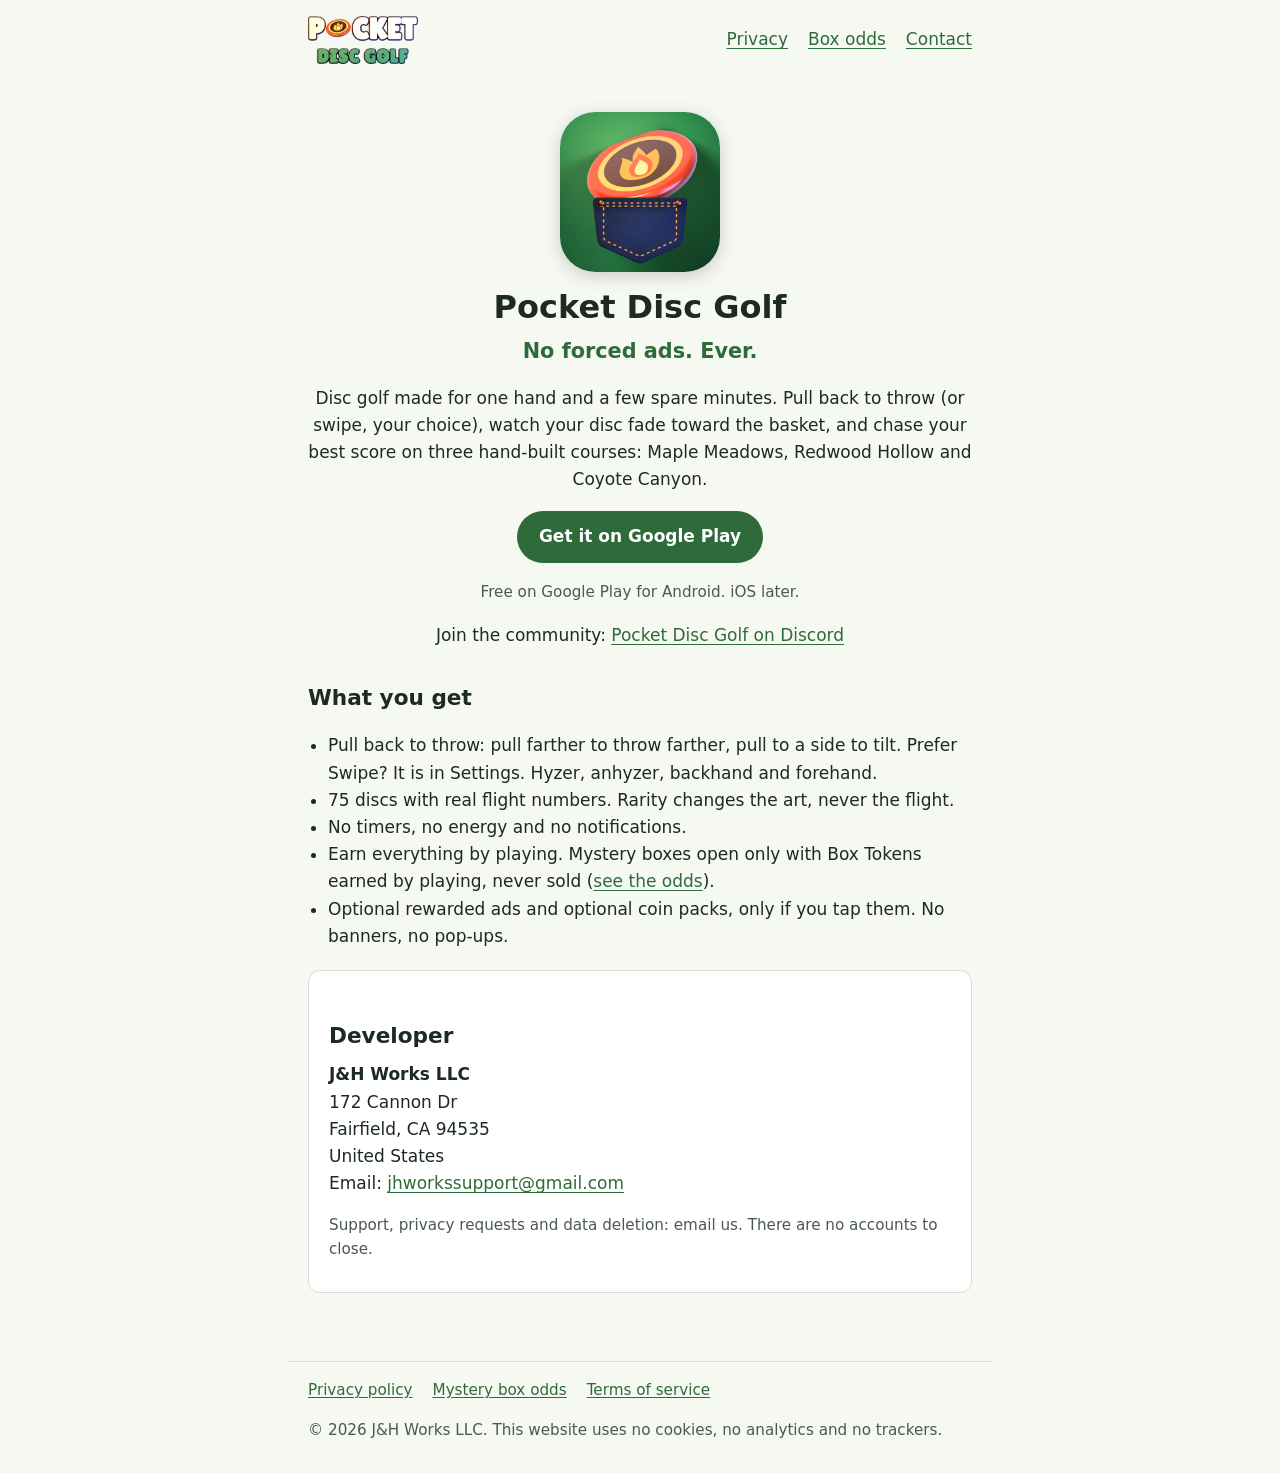
<file: index.html>
<!doctype html>
<html lang="en">
<head>
<meta charset="utf-8">
<meta name="viewport" content="width=device-width, initial-scale=1">
<title>Pocket Disc Golf by J&amp;H Works LLC</title>
<meta name="description" content="Pocket Disc Golf: pull-back-to-throw disc golf for Android. No forced ads. Ever.">
<!-- <meta name="google-site-verification" content="PASTE-CODE-HERE"> -->
<link rel="icon" type="image/png" sizes="32x32" href="assets/favicon-32.png">
<link rel="icon" type="image/png" sizes="192x192" href="assets/icon-192.png">
<link rel="apple-touch-icon" href="assets/apple-touch-icon.png">
<link rel="stylesheet" href="assets/site.css">
</head>
<body>
<a class="skip" href="#main">Skip to content</a>
<header>
  <nav aria-label="Main">
    <a class="home" href="./"><img src="assets/logo-wordmark.png" width="110" height="48" alt="Pocket Disc Golf home"></a>
    <a href="privacy/">Privacy</a>
    <a href="odds/">Box odds</a>
    <a href="#contact">Contact</a>
  </nav>
</header>

<main id="main">
  <section class="hero" aria-labelledby="title">
    <img src="assets/icon-512.png" width="160" height="160" alt="Pocket Disc Golf app icon">
    <h1 id="title">Pocket Disc Golf</h1>
    <p class="tagline">No forced ads. Ever.</p>
    <p>Disc golf made for one hand and a few spare minutes. Pull back to throw (or swipe, your choice), watch your disc fade toward the basket,
      and chase your best score on three hand-built courses: Maple Meadows, Redwood Hollow and Coyote Canyon.</p>
    <p><a class="button" href="https://play.google.com/store/apps/details?id=com.jhworks.pocketdiscgolf">Get it on Google Play</a></p>
    <p class="muted">Free on Google Play for Android. iOS later.</p>
    <p>Join the community: <a href="https://discord.gg/v6UCnBCeMp" rel="noopener">Pocket Disc Golf on Discord</a></p>
  </section>

  <section aria-labelledby="features">
    <h2 id="features">What you get</h2>
    <ul>
      <li>Pull back to throw: pull farther to throw farther, pull to a side to tilt. Prefer Swipe? It is in Settings. Hyzer, anhyzer, backhand and forehand.</li>
      <li>75 discs with real flight numbers. Rarity changes the art, never the flight.</li>
      <li>No timers, no energy and no notifications.</li>
      <li>Earn everything by playing. Mystery boxes open only with Box Tokens earned by playing, never sold
        (<a href="odds/">see the odds</a>).</li>
      <li>Optional rewarded ads and optional coin packs, only if you tap them. No banners, no pop-ups.</li>
    </ul>
  </section>

  <section class="card" id="contact" aria-labelledby="org">
    <h2 id="org">Developer</h2>
    <address>
      <strong>J&amp;H Works LLC</strong><br>
      172 Cannon Dr<br>
      Fairfield, CA 94535<br>
      United States<br>
      Email: <a href="mailto:jhworkssupport@gmail.com">jhworkssupport@gmail.com</a><br>
    </address>
    <p class="muted">Support, privacy requests and data deletion: email us. There are no accounts to close.</p>
  </section>
</main>

<footer>
  <nav aria-label="Footer">
    <a href="privacy/">Privacy policy</a>
    <a href="odds/">Mystery box odds</a>
    <a href="terms/">Terms of service</a>
  </nav>
  <p>&copy; 2026 J&amp;H Works LLC. This website uses no cookies, no analytics and no trackers.</p>
</footer>
</body>
</html>
</file>
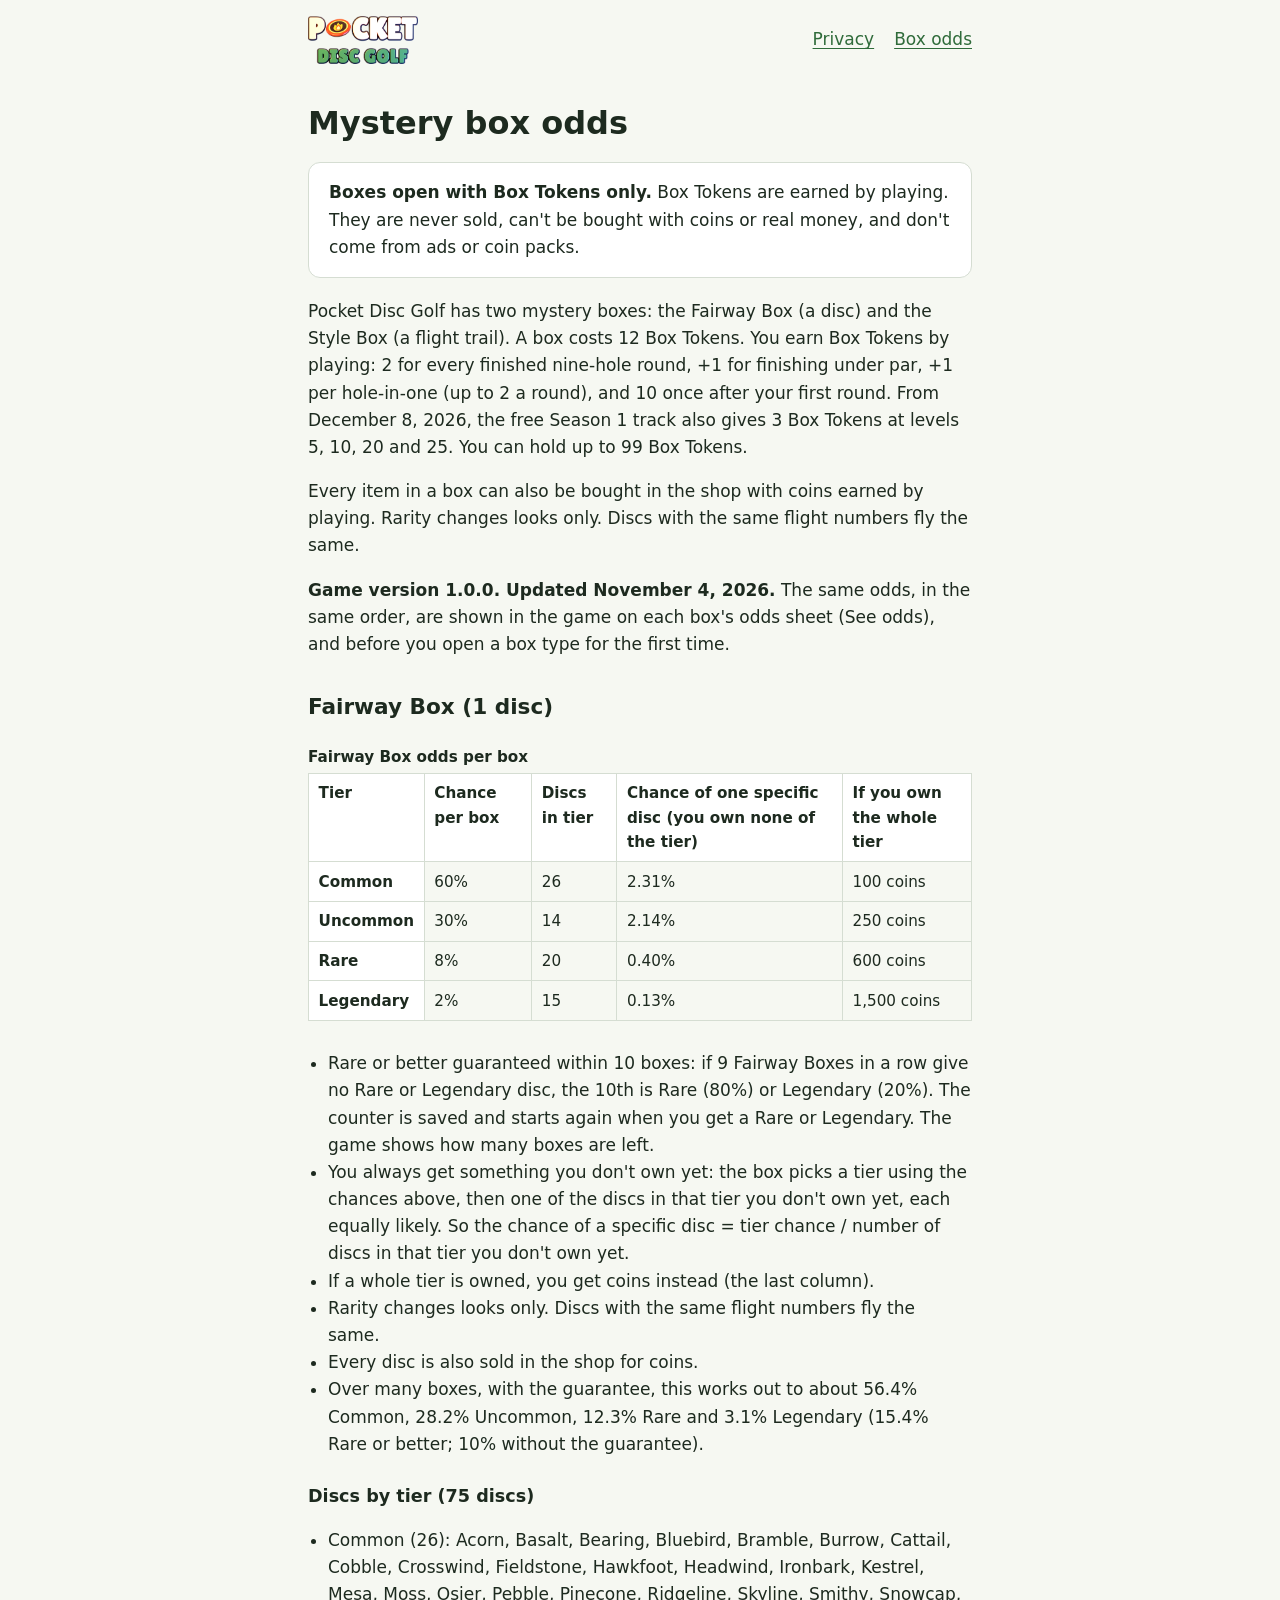
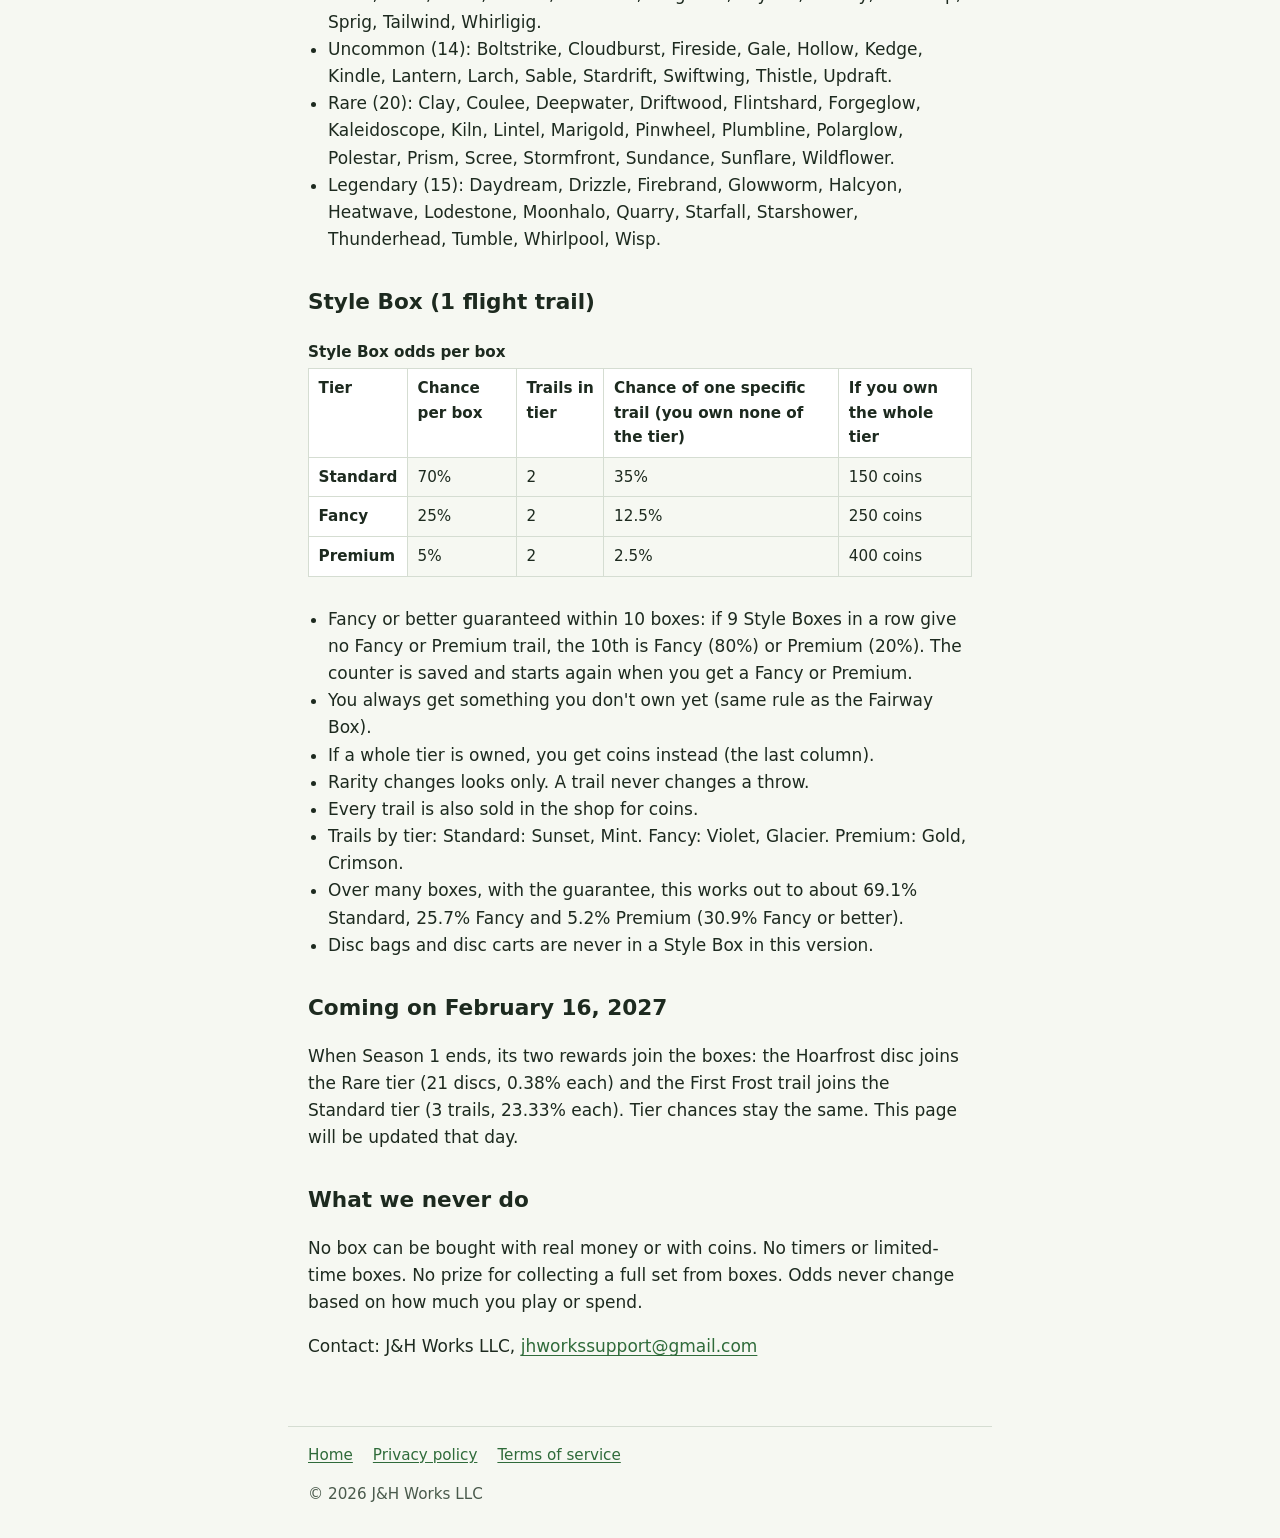
<file: odds/index.html>
<!doctype html>
<html lang="en">
<head>
<meta charset="utf-8">
<meta name="viewport" content="width=device-width, initial-scale=1">
<title>Mystery box odds | Pocket Disc Golf</title>
<meta name="description" content="Pocket Disc Golf mystery box odds. Boxes open only with Box Tokens earned by playing; never sold.">
<link rel="icon" type="image/png" href="../assets/icon-192.png">
<link rel="stylesheet" href="../assets/site.css">
</head>
<body>
<!--
  STATUS: READY (dg-qa-community, job LISTING-ODDS, 2026-11-04; re-synced to the in-game sheet order in job ODDS-SYNC,
  2026-11-04, numbers re-dumped from 6102a35: unchanged). The PM publishes it; nothing here was pushed.
  In-game sheet order (scripts/mobile/BoxOverlay.gd:104-118 at 6102a35): tier rows (name, %, owned x/y) -> pity line ->
  "You always get something you don't own yet." -> "If a whole tier is owned, you get coins instead." -> RARITY_LINE ->
  "Every item is also sold in the shop for coins." Keep each box section in that order.
  Every number below was read from the v1 build: branch claude/project-thread-14v6n7 @ 6102a35 (draft PR #157), version 1.0.0.
  Printed by a headless Godot 4.5.2 run of the real code (GameState.reward_pool(), MysteryBoxes.odds/tier_size,
  ShopCatalog.style_pool()) for the dates 2026-11-04 and 2026-11-20, and checked with a 1,000,000-box simulation of
  MysteryBoxes.roll_tier + next_dry (seed 20261104). Full evidence: studio2/reviews/LISTING-ODDS.md.
  Code lines the numbers come from (at 6102a35):
    resources/economy/economy.tres:34      box_token_price = 12
    resources/economy/economy.tres:35-38   fairway_common 60, uncommon 30, rare 8, legendary 2
    resources/economy/economy.tres:39-41   style_standard 70, fancy 25, premium 5
    resources/economy/economy.tres:42-43   box_pity_after = 10, box_pity_top = 20 (pity box 80 / 20)
    resources/economy/economy.tres:20-23, 44-46  tier-full coins 100 / 250 / 600 / 1500 and 150 / 250 / 400
    resources/economy/economy.tres:28-33   token_round 2, token_under_par 1, token_ace 1, token_ace_cap 2, token_welcome 10, token_cap 99
    scripts/economy/MysteryBoxes.gd:37     odds() (normal and pity tables), :56 is_pity(), :65 roll_tier(), :103 roll() (no duplicates; full tier pays coins)
    autoload/GameState.gd:1023             reward_pool() = every disc in resources/discs/ that is out on the phone's date (75 at launch)
    resources/discs/hoarfrost.tres:22      Hoarfrost available_from 2027-02-16 (not in the launch pool)
    scripts/economy/ShopCatalog.gd:151     style_pool() = released trails + bags_for_sale(); autoload/GameState.gd:79 BAGS_ON_SALE := false (bags not in v1 boxes)
    scripts/economy/ShopCatalog.gd:18-28   the 6 launch trails (+ First Frost, available_from 2027-02-16)
    resources/liveops/season_01.tres       Season 1 free track (2026-12-08..2027-02-15) pays 3 Box Tokens at levels 5, 10, 20, 25
  Re-check this page whenever economy.tres, resources/discs/ or ShopCatalog changes, and on 2027-02-16 (see the note at the end).
-->
<a class="skip" href="#main">Skip to content</a>
<header>
  <nav aria-label="Main">
    <a class="home" href="../"><img src="../assets/logo-wordmark.png" width="110" height="48" alt="Pocket Disc Golf home"></a>
    <a href="../privacy/">Privacy</a>
    <a href="./" aria-current="page">Box odds</a>
  </nav>
</header>

<main id="main">
<h1>Mystery box odds</h1>

<p class="card"><strong>Boxes open with Box Tokens only.</strong> Box Tokens are earned by playing. They are never sold,
can't be bought with coins or real money, and don't come from ads or coin packs.</p>

<p>Pocket Disc Golf has two mystery boxes: the Fairway Box (a disc) and the Style Box (a flight trail). A box costs
12 Box Tokens. You earn Box Tokens by playing: 2 for every finished nine-hole round, +1 for finishing under par, +1 per
hole-in-one (up to 2 a round), and 10 once after your first round. From December 8, 2026, the free Season 1 track also
gives 3 Box Tokens at levels 5, 10, 20 and 25. You can hold up to 99 Box Tokens.</p>
<p>Every item in a box can also be bought in the shop with coins earned by playing. Rarity changes looks only. Discs
with the same flight numbers fly the same.</p>
<p><strong>Game version 1.0.0. Updated November 4, 2026.</strong> The same odds, in the same order, are shown in the
game on each box's odds sheet (See odds), and before you open a box type for the first time.</p>

<h2>Fairway Box (1 disc)</h2>
<div class="table-wrap" tabindex="0" role="region" aria-label="Scrollable table">
<table>
  <caption>Fairway Box odds per box</caption>
  <thead>
    <tr><th scope="col">Tier</th><th scope="col">Chance per box</th><th scope="col">Discs in tier</th>
      <th scope="col">Chance of one specific disc (you own none of the tier)</th><th scope="col">If you own the whole tier</th></tr>
  </thead>
  <tbody>
    <tr><th scope="row">Common</th><td>60%</td><td>26</td><td>2.31%</td><td>100 coins</td></tr>
    <tr><th scope="row">Uncommon</th><td>30%</td><td>14</td><td>2.14%</td><td>250 coins</td></tr>
    <tr><th scope="row">Rare</th><td>8%</td><td>20</td><td>0.40%</td><td>600 coins</td></tr>
    <tr><th scope="row">Legendary</th><td>2%</td><td>15</td><td>0.13%</td><td>1,500 coins</td></tr>
  </tbody>
</table>
</div>
<ul>
  <li>Rare or better guaranteed within 10 boxes: if 9 Fairway Boxes in a row give no Rare or Legendary disc, the 10th
    is Rare (80%) or Legendary (20%). The counter is saved and starts again when you get a Rare or Legendary. The game
    shows how many boxes are left.</li>
  <li>You always get something you don't own yet: the box picks a tier using the chances above, then one of the discs
    in that tier you don't own yet, each equally likely. So the chance of a specific disc = tier chance / number of
    discs in that tier you don't own yet.</li>
  <li>If a whole tier is owned, you get coins instead (the last column).</li>
  <li>Rarity changes looks only. Discs with the same flight numbers fly the same.</li>
  <li>Every disc is also sold in the shop for coins.</li>
  <li>Over many boxes, with the guarantee, this works out to about 56.4% Common, 28.2% Uncommon, 12.3% Rare and
    3.1% Legendary (15.4% Rare or better; 10% without the guarantee).</li>
</ul>
<h3>Discs by tier (75 discs)</h3>
<ul>
  <li>Common (26): Acorn, Basalt, Bearing, Bluebird, Bramble, Burrow, Cattail, Cobble, Crosswind, Fieldstone,
    Hawkfoot, Headwind, Ironbark, Kestrel, Mesa, Moss, Osier, Pebble, Pinecone, Ridgeline, Skyline, Smithy, Snowcap,
    Sprig, Tailwind, Whirligig.</li>
  <li>Uncommon (14): Boltstrike, Cloudburst, Fireside, Gale, Hollow, Kedge, Kindle, Lantern, Larch, Sable, Stardrift,
    Swiftwing, Thistle, Updraft.</li>
  <li>Rare (20): Clay, Coulee, Deepwater, Driftwood, Flintshard, Forgeglow, Kaleidoscope, Kiln, Lintel, Marigold,
    Pinwheel, Plumbline, Polarglow, Polestar, Prism, Scree, Stormfront, Sundance, Sunflare, Wildflower.</li>
  <li>Legendary (15): Daydream, Drizzle, Firebrand, Glowworm, Halcyon, Heatwave, Lodestone, Moonhalo, Quarry,
    Starfall, Starshower, Thunderhead, Tumble, Whirlpool, Wisp.</li>
</ul>

<h2>Style Box (1 flight trail)</h2>
<div class="table-wrap" tabindex="0" role="region" aria-label="Scrollable table">
<table>
  <caption>Style Box odds per box</caption>
  <thead>
    <tr><th scope="col">Tier</th><th scope="col">Chance per box</th><th scope="col">Trails in tier</th>
      <th scope="col">Chance of one specific trail (you own none of the tier)</th><th scope="col">If you own the whole tier</th></tr>
  </thead>
  <tbody>
    <tr><th scope="row">Standard</th><td>70%</td><td>2</td><td>35%</td><td>150 coins</td></tr>
    <tr><th scope="row">Fancy</th><td>25%</td><td>2</td><td>12.5%</td><td>250 coins</td></tr>
    <tr><th scope="row">Premium</th><td>5%</td><td>2</td><td>2.5%</td><td>400 coins</td></tr>
  </tbody>
</table>
</div>
<ul>
  <li>Fancy or better guaranteed within 10 boxes: if 9 Style Boxes in a row give no Fancy or Premium trail, the 10th
    is Fancy (80%) or Premium (20%). The counter is saved and starts again when you get a Fancy or Premium.</li>
  <li>You always get something you don't own yet (same rule as the Fairway Box).</li>
  <li>If a whole tier is owned, you get coins instead (the last column).</li>
  <li>Rarity changes looks only. A trail never changes a throw.</li>
  <li>Every trail is also sold in the shop for coins.</li>
  <li>Trails by tier: Standard: Sunset, Mint. Fancy: Violet, Glacier. Premium: Gold, Crimson.</li>
  <li>Over many boxes, with the guarantee, this works out to about 69.1% Standard, 25.7% Fancy and 5.2% Premium
    (30.9% Fancy or better).</li>
  <li>Disc bags and disc carts are never in a Style Box in this version.</li>
</ul>

<h2>Coming on February 16, 2027</h2>
<p>When Season 1 ends, its two rewards join the boxes: the Hoarfrost disc joins the Rare tier (21 discs, 0.38% each)
and the First Frost trail joins the Standard tier (3 trails, 23.33% each). Tier chances stay the same. This page will
be updated that day.</p>

<h2>What we never do</h2>
<p>No box can be bought with real money or with coins. No timers or limited-time boxes. No prize for collecting a full
set from boxes. Odds never change based on how much you play or spend.</p>

<p>Contact: J&amp;H Works LLC, <a href="mailto:jhworkssupport@gmail.com">jhworkssupport@gmail.com</a></p>
</main>

<footer>
  <nav aria-label="Footer">
    <a href="../">Home</a>
    <a href="../privacy/">Privacy policy</a>
    <a href="../terms/">Terms of service</a>
  </nav>
  <p>&copy; 2026 J&amp;H Works LLC</p>
</footer>
</body>
</html>
</file>
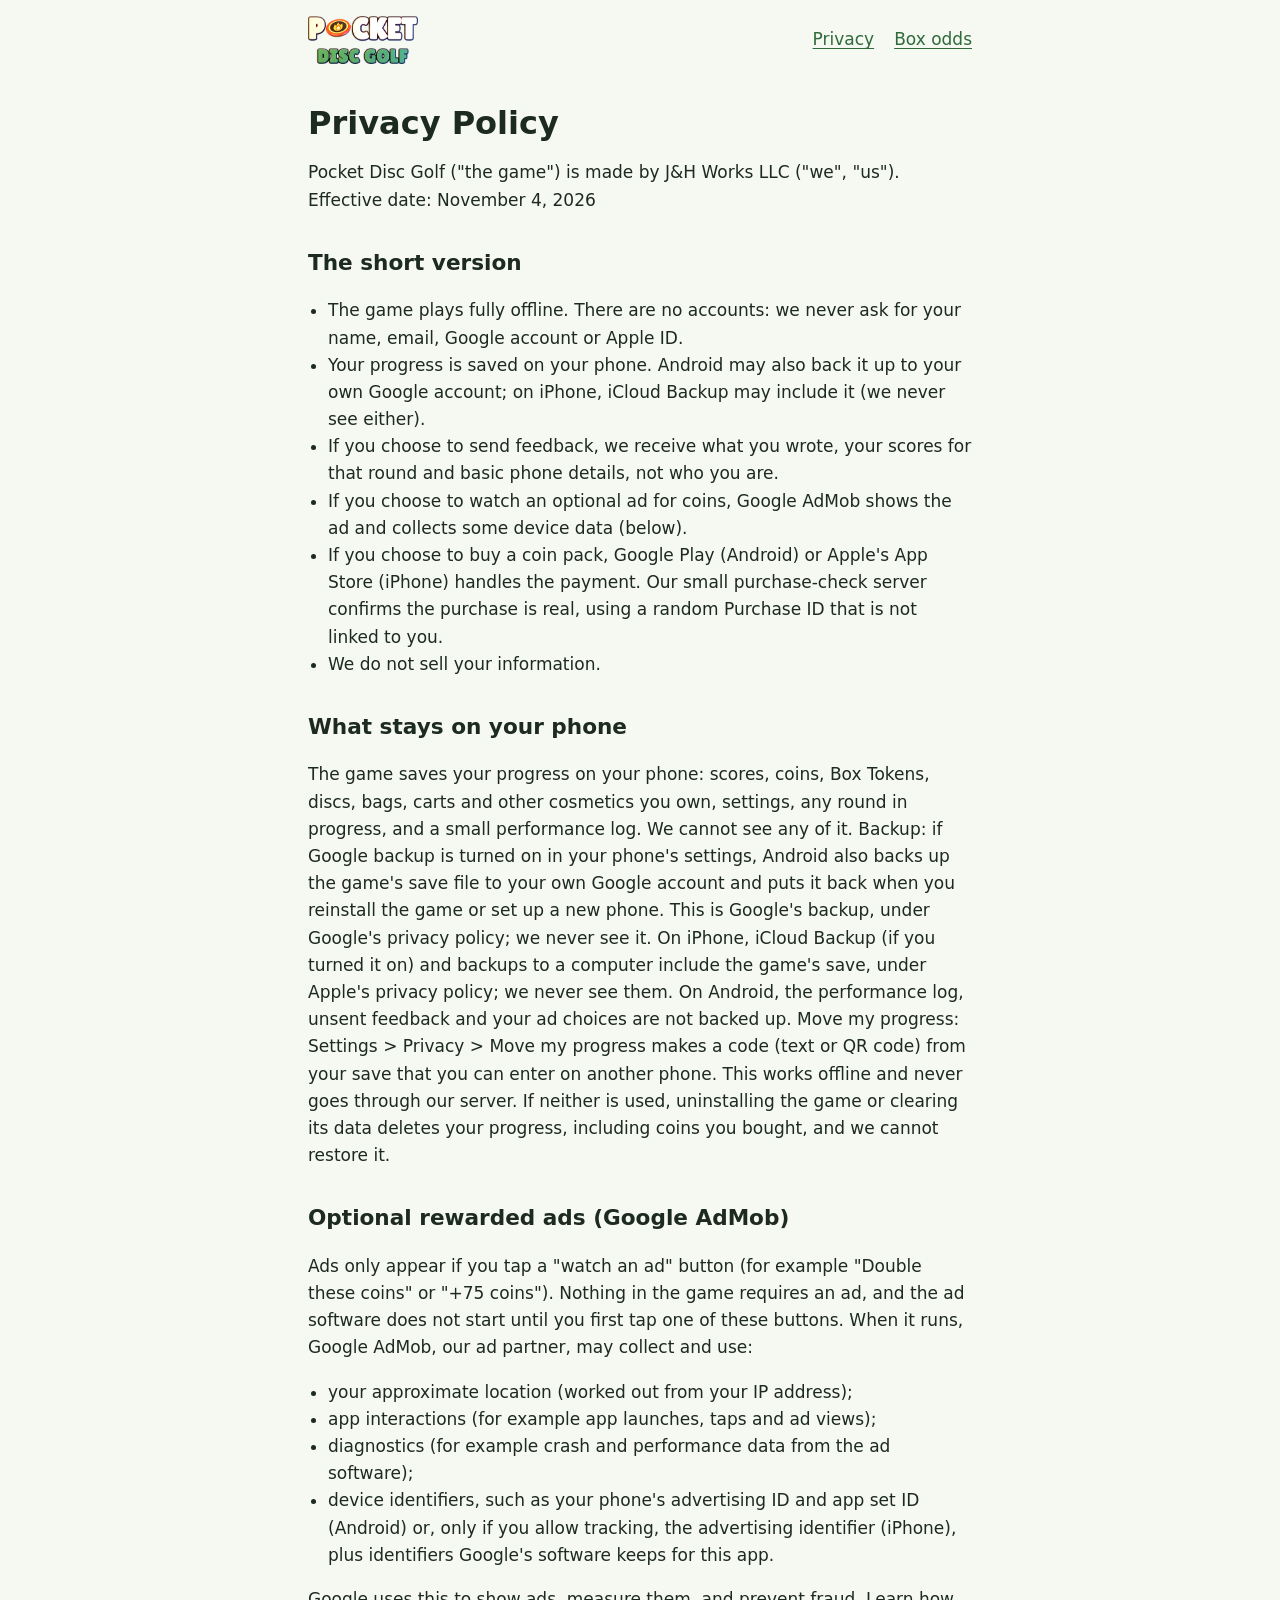
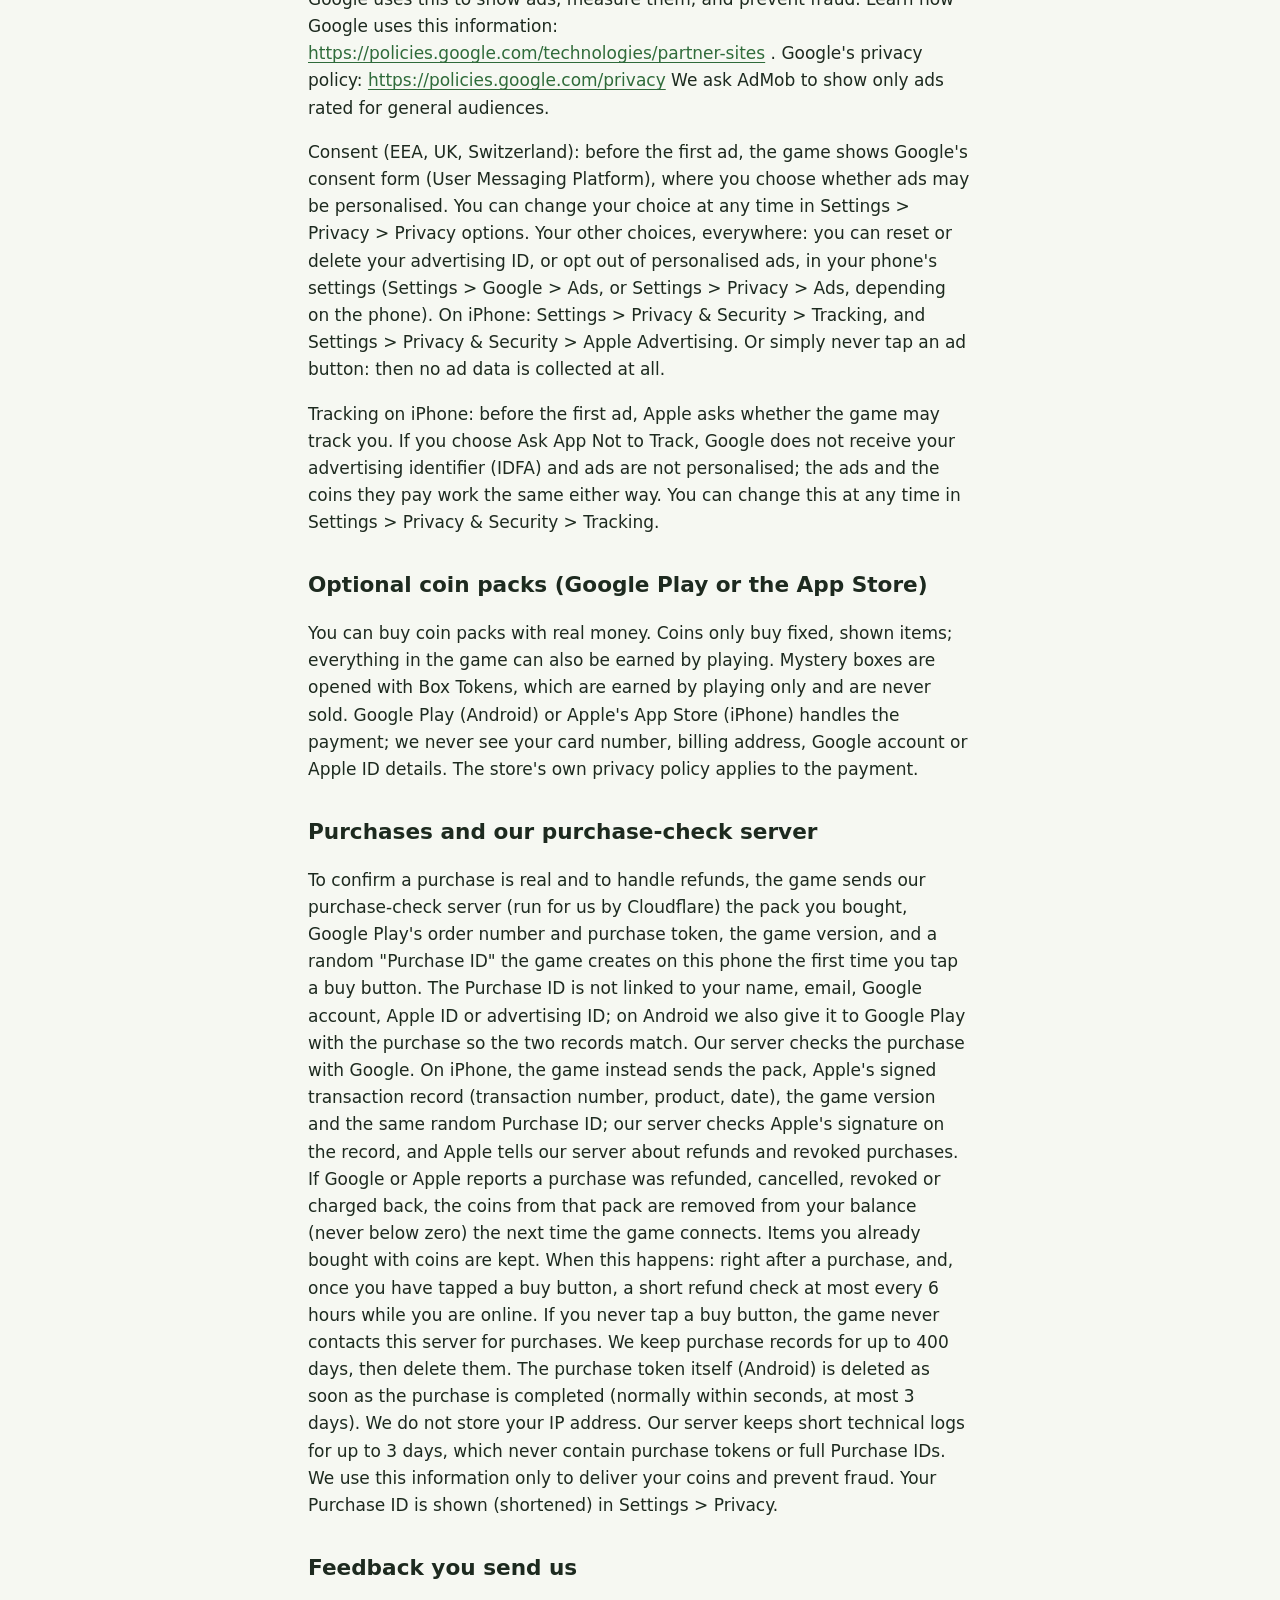
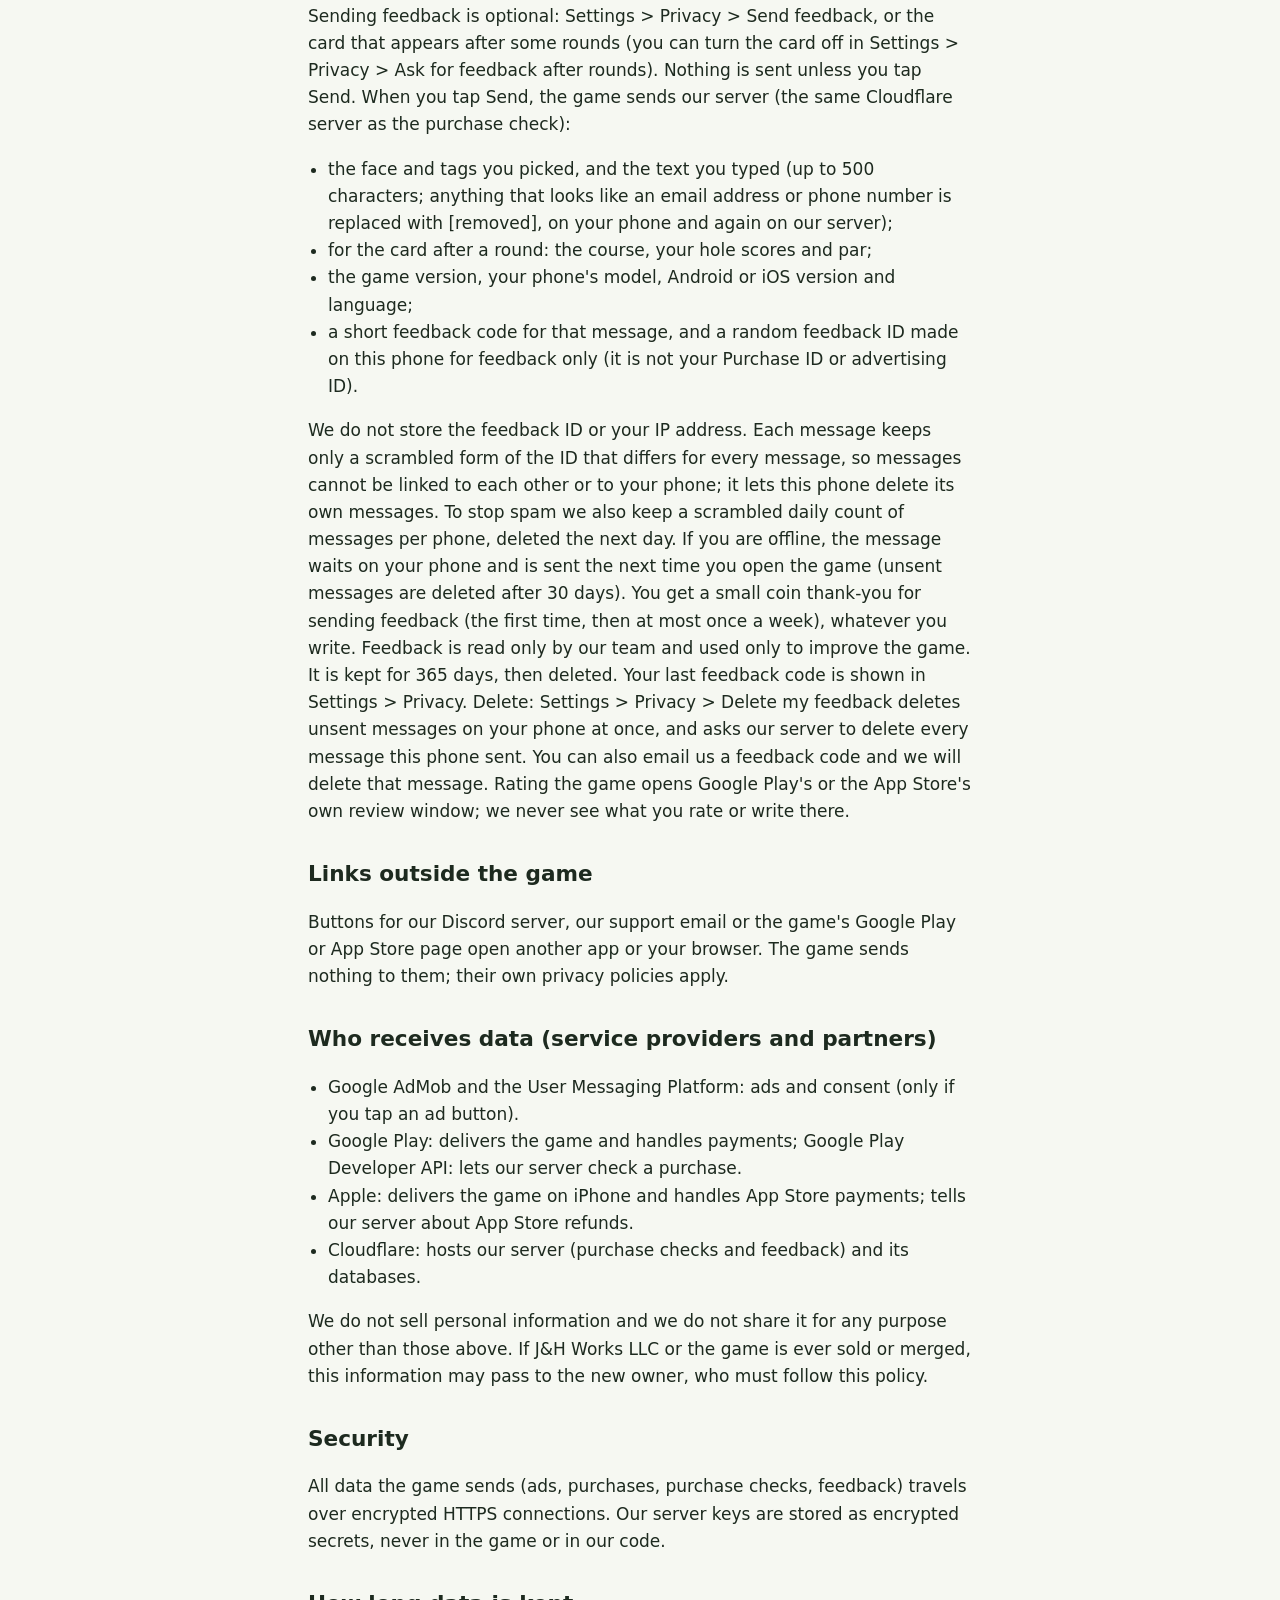
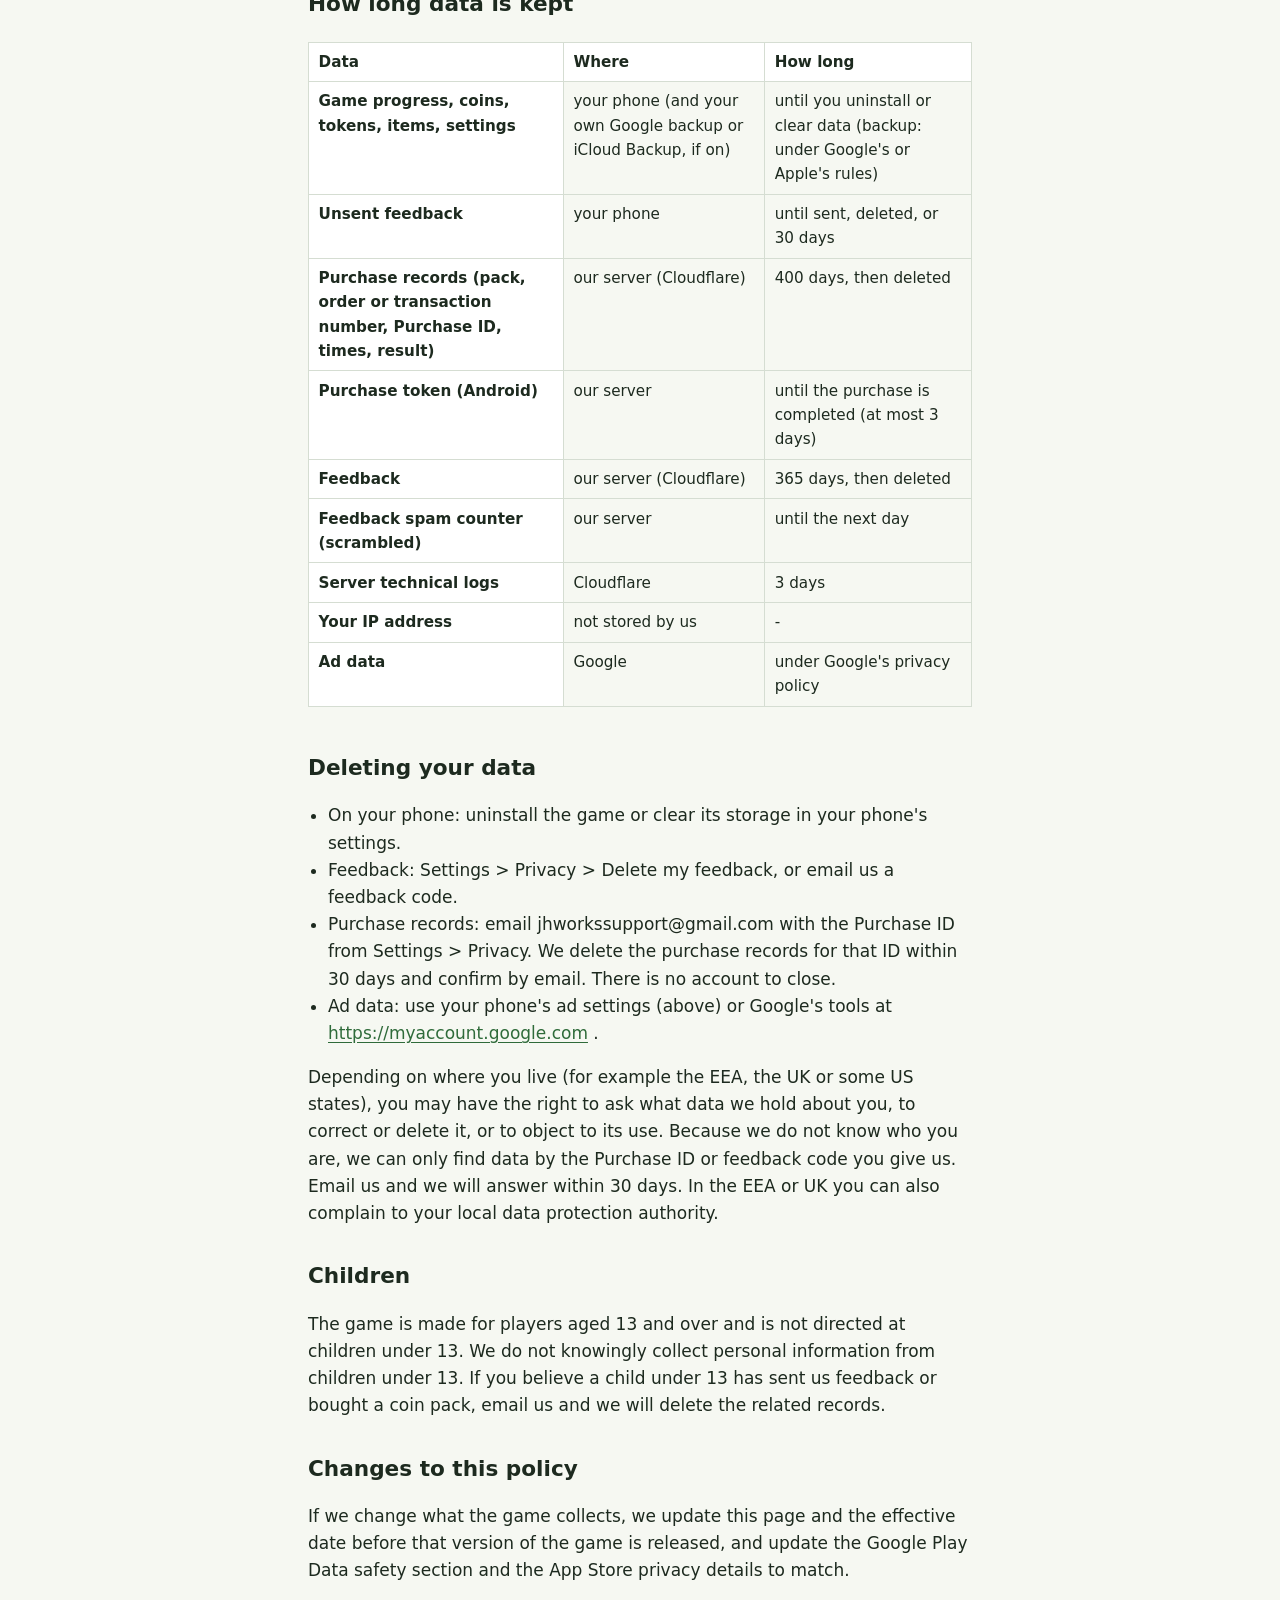
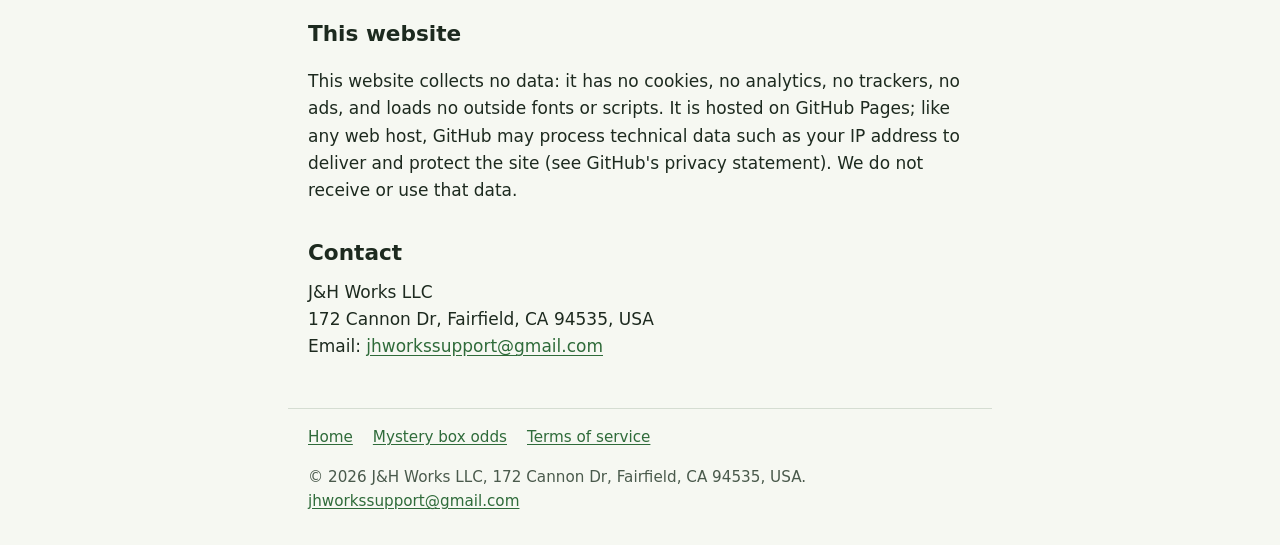
<file: privacy/index.html>
<!doctype html>
<html lang="en">
<head>
<meta charset="utf-8">
<meta name="viewport" content="width=device-width, initial-scale=1">
<title>Privacy Policy | Pocket Disc Golf</title>
<meta name="description" content="Privacy policy for Pocket Disc Golf by J&amp;H Works LLC.">
<link rel="icon" type="image/png" href="../assets/icon-192.png">
<link rel="stylesheet" href="../assets/site.css">
</head>
<body>
<a class="skip" href="#main">Skip to content</a>
<header>
  <nav aria-label="Main">
    <a class="home" href="../"><img src="../assets/logo-wordmark.png" width="110" height="48" alt="Pocket Disc Golf home"></a>
    <a href="./" aria-current="page">Privacy</a>
    <a href="../odds/">Box odds</a>
  </nav>
</header>

<main id="main">
<!-- Source: studio2/launch/openclaw/privacy-policy-v1-final-draft.md section 1, word for word (= the in-game copy,
     resources/legal/privacy_policy.txt on branch claude/privacy-fill). Only "This website" is site-only.
     Effective date set by the PM on 2026-11-04, the day this page went live.
     iOS edits (PRIVACY-IOS-PR, studio2/launch/appstore/PRIVACY-IOS-DIFF.md): iPhone lines scoped "On iPhone"/"(iPhone)";
     the in-game copy (resources/legal/privacy_policy.txt) must get the same edits before the iOS build ships. -->
<h1>Privacy Policy</h1>
<p>Pocket Disc Golf ("the game") is made by J&amp;H Works LLC ("we", "us"). Effective date: November 4, 2026</p>
<h2>The short version</h2>
<ul>
<li>The game plays fully offline. There are no accounts: we never ask for your name, email, Google account or Apple ID.</li>
<li>Your progress is saved on your phone. Android may also back it up to your own Google account; on iPhone, iCloud Backup may include it (we never see either).</li>
<li>If you choose to send feedback, we receive what you wrote, your scores for that round and basic phone details, not who you are.</li>
<li>If you choose to watch an optional ad for coins, Google AdMob shows the ad and collects some device data (below).</li>
<li>If you choose to buy a coin pack, Google Play (Android) or Apple's App Store (iPhone) handles the payment. Our small purchase-check server confirms the purchase is real, using a random Purchase ID that is not linked to you.</li>
<li>We do not sell your information.</li>
</ul>
<h2>What stays on your phone</h2>
<p>The game saves your progress on your phone: scores, coins, Box Tokens, discs, bags, carts and other cosmetics you own, settings, any round in progress, and a small performance log. We cannot see any of it. Backup: if Google backup is turned on in your phone's settings, Android also backs up the game's save file to your own Google account and puts it back when you reinstall the game or set up a new phone. This is Google's backup, under Google's privacy policy; we never see it. On iPhone, iCloud Backup (if you turned it on) and backups to a computer include the game's save, under Apple's privacy policy; we never see them. On Android, the performance log, unsent feedback and your ad choices are not backed up. Move my progress: Settings &gt; Privacy &gt; Move my progress makes a code (text or QR code) from your save that you can enter on another phone. This works offline and never goes through our server. If neither is used, uninstalling the game or clearing its data deletes your progress, including coins you bought, and we cannot restore it.</p>
<h2>Optional rewarded ads (Google AdMob)</h2>
<p>Ads only appear if you tap a "watch an ad" button (for example "Double these coins" or "+75 coins"). Nothing in the game requires an ad, and the ad software does not start until you first tap one of these buttons. When it runs, Google AdMob, our ad partner, may collect and use:</p>
<ul>
<li>your approximate location (worked out from your IP address);</li>
<li>app interactions (for example app launches, taps and ad views);</li>
<li>diagnostics (for example crash and performance data from the ad software);</li>
<li>device identifiers, such as your phone's advertising ID and app set ID (Android) or, only if you allow tracking, the advertising identifier (iPhone), plus identifiers Google's software keeps for this app.</li>
</ul>
<p>Google uses this to show ads, measure them, and prevent fraud. Learn how Google uses this information: <a href="https://policies.google.com/technologies/partner-sites">https://policies.google.com/technologies/partner-sites</a> . Google's privacy policy: <a href="https://policies.google.com/privacy">https://policies.google.com/privacy</a> We ask AdMob to show only ads rated for general audiences.</p>
<p>Consent (EEA, UK, Switzerland): before the first ad, the game shows Google's consent form (User Messaging Platform), where you choose whether ads may be personalised. You can change your choice at any time in Settings &gt; Privacy &gt; Privacy options. Your other choices, everywhere: you can reset or delete your advertising ID, or opt out of personalised ads, in your phone's settings (Settings &gt; Google &gt; Ads, or Settings &gt; Privacy &gt; Ads, depending on the phone). On iPhone: Settings &gt; Privacy &amp; Security &gt; Tracking, and Settings &gt; Privacy &amp; Security &gt; Apple Advertising. Or simply never tap an ad button: then no ad data is collected at all.</p>
<p>Tracking on iPhone: before the first ad, Apple asks whether the game may track you. If you choose Ask App Not to Track, Google does not receive your advertising identifier (IDFA) and ads are not personalised; the ads and the coins they pay work the same either way. You can change this at any time in Settings &gt; Privacy &amp; Security &gt; Tracking.</p>
<h2>Optional coin packs (Google Play or the App Store)</h2>
<p>You can buy coin packs with real money. Coins only buy fixed, shown items; everything in the game can also be earned by playing. Mystery boxes are opened with Box Tokens, which are earned by playing only and are never sold. Google Play (Android) or Apple's App Store (iPhone) handles the payment; we never see your card number, billing address, Google account or Apple ID details. The store's own privacy policy applies to the payment.</p>
<h2>Purchases and our purchase-check server</h2>
<p>To confirm a purchase is real and to handle refunds, the game sends our purchase-check server (run for us by Cloudflare) the pack you bought, Google Play's order number and purchase token, the game version, and a random "Purchase ID" the game creates on this phone the first time you tap a buy button. The Purchase ID is not linked to your name, email, Google account, Apple ID or advertising ID; on Android we also give it to Google Play with the purchase so the two records match. Our server checks the purchase with Google. On iPhone, the game instead sends the pack, Apple's signed transaction record (transaction number, product, date), the game version and the same random Purchase ID; our server checks Apple's signature on the record, and Apple tells our server about refunds and revoked purchases. If Google or Apple reports a purchase was refunded, cancelled, revoked or charged back, the coins from that pack are removed from your balance (never below zero) the next time the game connects. Items you already bought with coins are kept. When this happens: right after a purchase, and, once you have tapped a buy button, a short refund check at most every 6 hours while you are online. If you never tap a buy button, the game never contacts this server for purchases. We keep purchase records for up to 400 days, then delete them. The purchase token itself (Android) is deleted as soon as the purchase is completed (normally within seconds, at most 3 days). We do not store your IP address. Our server keeps short technical logs for up to 3 days, which never contain purchase tokens or full Purchase IDs. We use this information only to deliver your coins and prevent fraud. Your Purchase ID is shown (shortened) in Settings &gt; Privacy.</p>
<h2>Feedback you send us</h2>
<p>Sending feedback is optional: Settings &gt; Privacy &gt; Send feedback, or the card that appears after some rounds (you can turn the card off in Settings &gt; Privacy &gt; Ask for feedback after rounds). Nothing is sent unless you tap Send. When you tap Send, the game sends our server (the same Cloudflare server as the purchase check):</p>
<ul>
<li>the face and tags you picked, and the text you typed (up to 500 characters; anything that looks like an email address or phone number is replaced with [removed], on your phone and again on our server);</li>
<li>for the card after a round: the course, your hole scores and par;</li>
<li>the game version, your phone's model, Android or iOS version and language;</li>
<li>a short feedback code for that message, and a random feedback ID made on this phone for feedback only (it is not your Purchase ID or advertising ID).</li>
</ul>
<p>We do not store the feedback ID or your IP address. Each message keeps only a scrambled form of the ID that differs for every message, so messages cannot be linked to each other or to your phone; it lets this phone delete its own messages. To stop spam we also keep a scrambled daily count of messages per phone, deleted the next day. If you are offline, the message waits on your phone and is sent the next time you open the game (unsent messages are deleted after 30 days). You get a small coin thank-you for sending feedback (the first time, then at most once a week), whatever you write. Feedback is read only by our team and used only to improve the game. It is kept for 365 days, then deleted. Your last feedback code is shown in Settings &gt; Privacy. Delete: Settings &gt; Privacy &gt; Delete my feedback deletes unsent messages on your phone at once, and asks our server to delete every message this phone sent. You can also email us a feedback code and we will delete that message. Rating the game opens Google Play's or the App Store's own review window; we never see what you rate or write there.</p>
<h2>Links outside the game</h2>
<p>Buttons for our Discord server, our support email or the game's Google Play or App Store page open another app or your browser. The game sends nothing to them; their own privacy policies apply.</p>
<h2>Who receives data (service providers and partners)</h2>
<ul>
<li>Google AdMob and the User Messaging Platform: ads and consent (only if you tap an ad button).</li>
<li>Google Play: delivers the game and handles payments; Google Play Developer API: lets our server check a purchase.</li>
<li>Apple: delivers the game on iPhone and handles App Store payments; tells our server about App Store refunds.</li>
<li>Cloudflare: hosts our server (purchase checks and feedback) and its databases.</li>
</ul>
<p>We do not sell personal information and we do not share it for any purpose other than those above. If J&amp;H Works LLC or the game is ever sold or merged, this information may pass to the new owner, who must follow this policy.</p>
<h2>Security</h2>
<p>All data the game sends (ads, purchases, purchase checks, feedback) travels over encrypted HTTPS connections. Our server keys are stored as encrypted secrets, never in the game or in our code.</p>
<h2>How long data is kept</h2>
<div class="table-wrap" tabindex="0" role="region" aria-label="Scrollable table">
<table>
  <thead>
    <tr><th scope="col">Data</th><th scope="col">Where</th><th scope="col">How long</th></tr>
  </thead>
  <tbody>
    <tr><th scope="row">Game progress, coins, tokens, items, settings</th><td>your phone (and your own Google backup or iCloud Backup, if on)</td><td>until you uninstall or clear data (backup: under Google's or Apple's rules)</td></tr>
    <tr><th scope="row">Unsent feedback</th><td>your phone</td><td>until sent, deleted, or 30 days</td></tr>
    <tr><th scope="row">Purchase records (pack, order or transaction number, Purchase ID, times, result)</th><td>our server (Cloudflare)</td><td>400 days, then deleted</td></tr>
    <tr><th scope="row">Purchase token (Android)</th><td>our server</td><td>until the purchase is completed (at most 3 days)</td></tr>
    <tr><th scope="row">Feedback</th><td>our server (Cloudflare)</td><td>365 days, then deleted</td></tr>
    <tr><th scope="row">Feedback spam counter (scrambled)</th><td>our server</td><td>until the next day</td></tr>
    <tr><th scope="row">Server technical logs</th><td>Cloudflare</td><td>3 days</td></tr>
    <tr><th scope="row">Your IP address</th><td>not stored by us</td><td>-</td></tr>
    <tr><th scope="row">Ad data</th><td>Google</td><td>under Google's privacy policy</td></tr>
  </tbody>
</table>
</div>
<h2>Deleting your data</h2>
<ul>
<li>On your phone: uninstall the game or clear its storage in your phone's settings.</li>
<li>Feedback: Settings &gt; Privacy &gt; Delete my feedback, or email us a feedback code.</li>
<li>Purchase records: email jhworkssupport@gmail.com with the Purchase ID from Settings &gt; Privacy. We delete the purchase records for that ID within 30 days and confirm by email. There is no account to close.</li>
<li>Ad data: use your phone's ad settings (above) or Google's tools at <a href="https://myaccount.google.com">https://myaccount.google.com</a> .</li>
</ul>
<p>Depending on where you live (for example the EEA, the UK or some US states), you may have the right to ask what data we hold about you, to correct or delete it, or to object to its use. Because we do not know who you are, we can only find data by the Purchase ID or feedback code you give us. Email us and we will answer within 30 days. In the EEA or UK you can also complain to your local data protection authority.</p>
<h2>Children</h2>
<p>The game is made for players aged 13 and over and is not directed at children under 13. We do not knowingly collect personal information from children under 13. If you believe a child under 13 has sent us feedback or bought a coin pack, email us and we will delete the related records.</p>
<h2>Changes to this policy</h2>
<p>If we change what the game collects, we update this page and the effective date before that version of the game is released, and update the Google Play Data safety section and the App Store privacy details to match.</p>
<!-- Site-only section (about this website, not the game, so it is not in the game copy). Keep it true: no trackers. -->
<h2>This website</h2>
<p>This website collects no data: it has no cookies, no analytics, no trackers, no ads, and loads no outside fonts or
scripts. It is hosted on GitHub Pages; like any web host, GitHub may process technical data such as your IP address
to deliver and protect the site (see GitHub's privacy statement). We do not receive or use that data.</p>

<h2>Contact</h2>
<address>
  J&amp;H Works LLC<br>
  172 Cannon Dr, Fairfield, CA 94535, USA<br>
  Email: <a href="mailto:jhworkssupport@gmail.com">jhworkssupport@gmail.com</a>
</address>
</main>

<footer>
  <nav aria-label="Footer">
    <a href="../">Home</a>
    <a href="../odds/">Mystery box odds</a>
    <a href="../terms/">Terms of service</a>
  </nav>
  <p>&copy; 2026 J&amp;H Works LLC, 172 Cannon Dr, Fairfield, CA 94535, USA. <a href="mailto:jhworkssupport@gmail.com">jhworkssupport@gmail.com</a></p>
</footer>
</body>
</html>
</file>
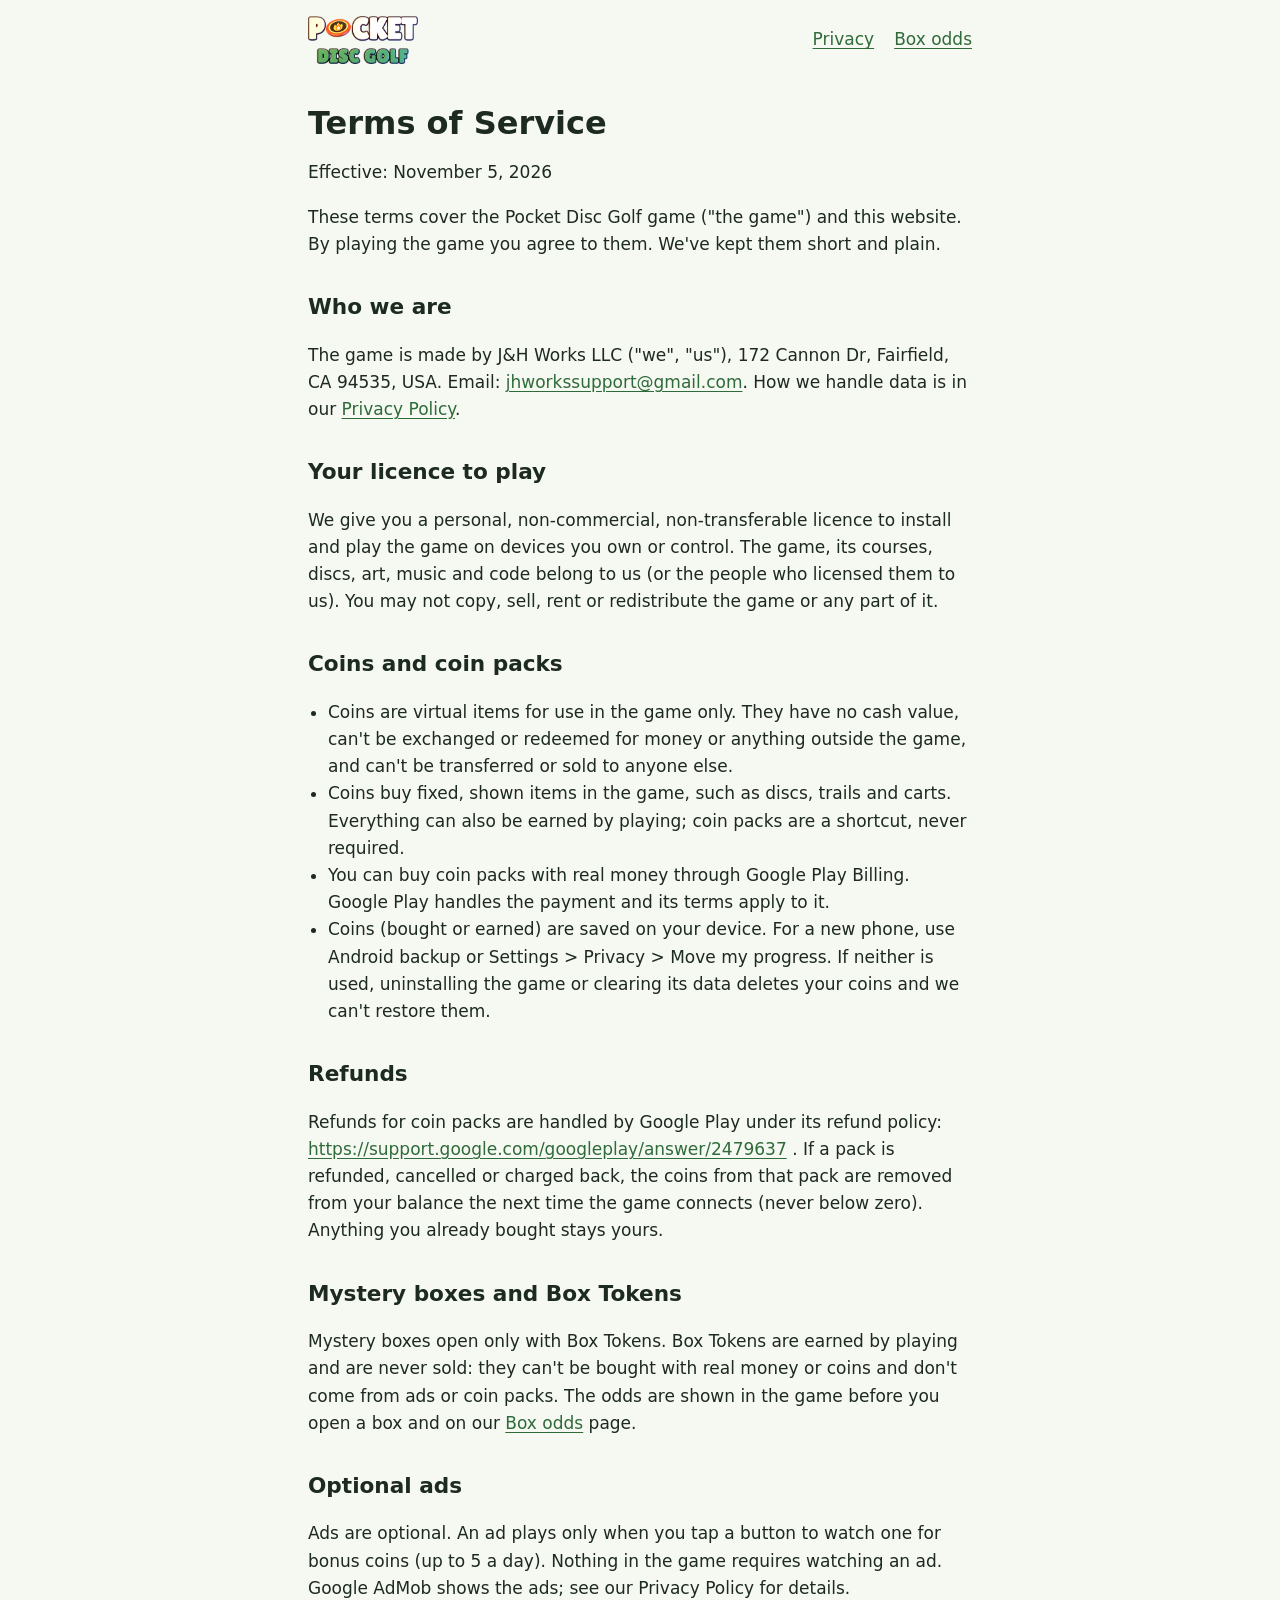
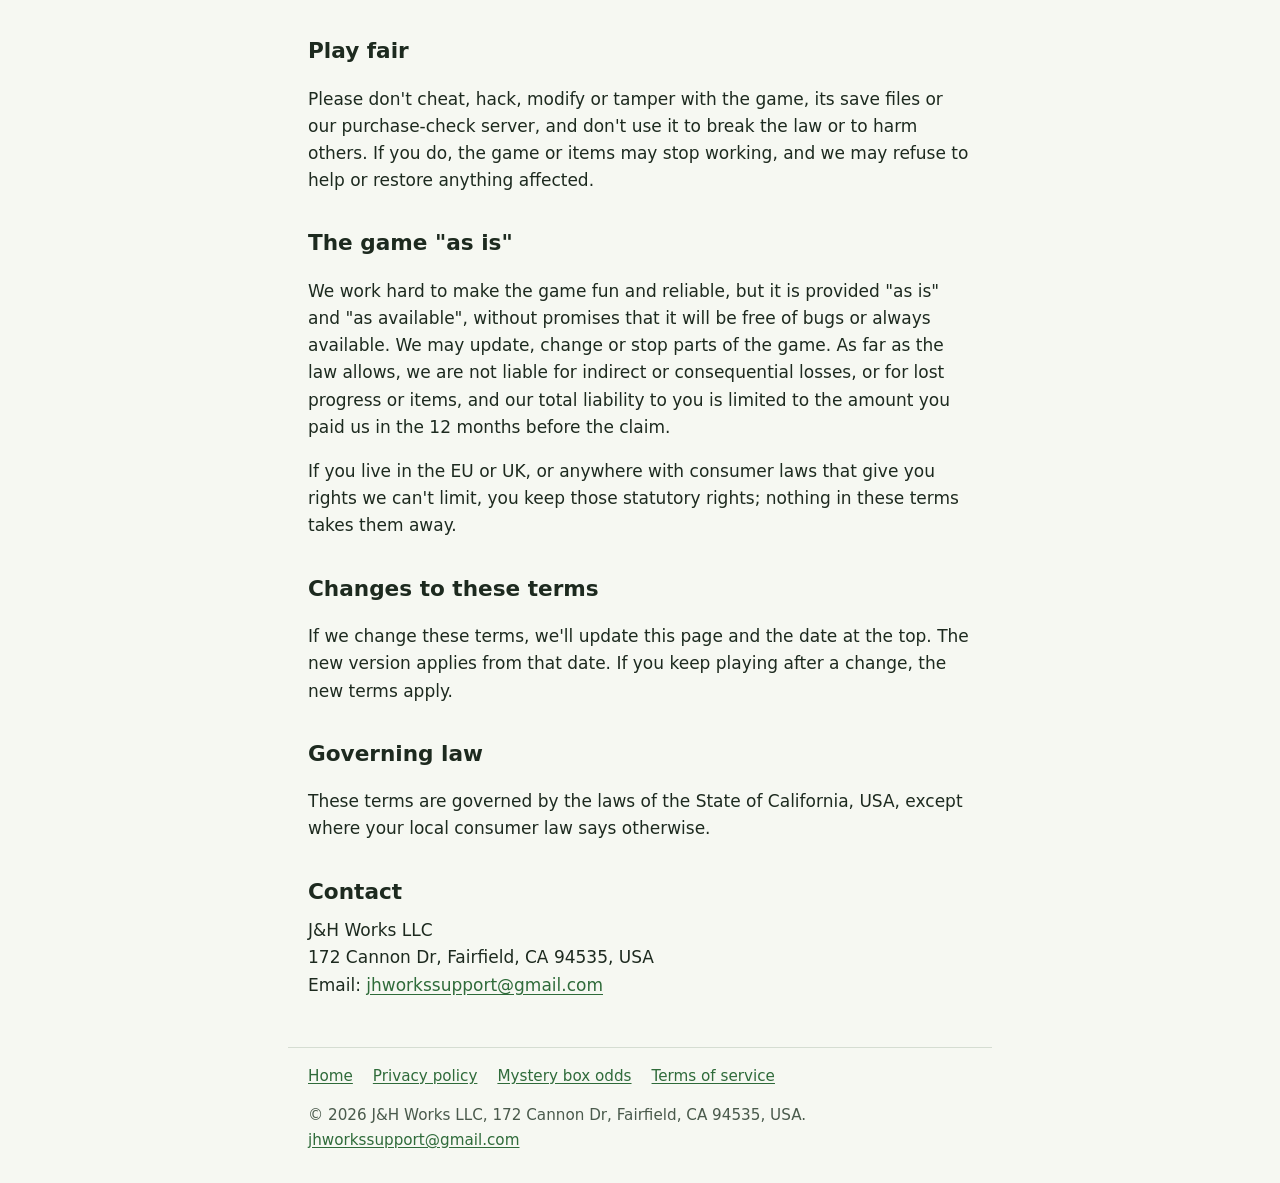
<file: terms/index.html>
<!doctype html>
<html lang="en">
<head>
<meta charset="utf-8">
<meta name="viewport" content="width=device-width, initial-scale=1">
<title>Terms of Service | Pocket Disc Golf</title>
<meta name="description" content="Terms of Service for Pocket Disc Golf by J&amp;H Works LLC.">
<link rel="icon" type="image/png" href="../assets/icon-192.png">
<link rel="stylesheet" href="../assets/site.css">
</head>
<body>
<!--
  STATUS: DRAFT for Jake's approval (dg-writer, job TERMS-PAGE, 2026-11-05). Not pushed. The PM replaces
  "[date]" with the day it goes live, then publishes. Facts checked against: privacy/index.html (live 2026-11-04),
  launch/play-console-forms.md "Facts" block, and the v1 build origin/claude/project-thread-14v6n7 @ fa59f07
  (scripts/mobile/CoinsTab.gd:32 DEVICE_NOTE, :49 REFUNDED_SUB; scripts/billing/PurchaseVerifier.gd:30, :37;
  resources/economy/economy.tres:25-34). Full evidence: studio2/reviews/TERMS-PAGE.md.
  W-15: do not add "plays offline" marketing here.
-->
<a class="skip" href="#main">Skip to content</a>
<header>
  <nav aria-label="Main">
    <a class="home" href="../"><img src="../assets/logo-wordmark.png" width="110" height="48" alt="Pocket Disc Golf home"></a>
    <a href="../privacy/">Privacy</a>
    <a href="../odds/">Box odds</a>
  </nav>
</header>

<main id="main">
<h1>Terms of Service</h1>
<p>Effective: November 5, 2026</p>
<p>These terms cover the Pocket Disc Golf game ("the game") and this website. By playing the game you agree to
them. We've kept them short and plain.</p>

<h2>Who we are</h2>
<p>The game is made by J&amp;H Works LLC ("we", "us"), 172 Cannon Dr, Fairfield, CA 94535, USA. Email:
<a href="mailto:jhworkssupport@gmail.com">jhworkssupport@gmail.com</a>. How we handle data is in our
<a href="../privacy/">Privacy Policy</a>.</p>

<h2>Your licence to play</h2>
<p>We give you a personal, non-commercial, non-transferable licence to install and play the game on devices you
own or control. The game, its courses, discs, art, music and code belong to us (or the people who licensed them to
us). You may not copy, sell, rent or redistribute the game or any part of it.</p>

<h2>Coins and coin packs</h2>
<ul>
<li>Coins are virtual items for use in the game only. They have no cash value, can't be exchanged or redeemed for
money or anything outside the game, and can't be transferred or sold to anyone else.</li>
<li>Coins buy fixed, shown items in the game, such as discs, trails and carts. Everything can also be earned by
playing; coin packs are a shortcut, never required.</li>
<li>You can buy coin packs with real money through Google Play Billing. Google Play handles the payment and its
terms apply to it.</li>
<li>Coins (bought or earned) are saved on your device. For a new phone, use Android backup or Settings &gt; Privacy
&gt; Move my progress. If neither is used, uninstalling the game or clearing its data deletes your coins and we
can't restore them.</li>
</ul>

<h2>Refunds</h2>
<p>Refunds for coin packs are handled by Google Play under its refund policy:
<a href="https://support.google.com/googleplay/answer/2479637">https://support.google.com/googleplay/answer/2479637</a> .
If a pack is refunded, cancelled or charged back, the coins from that pack are removed from your balance the next
time the game connects (never below zero). Anything you already bought stays yours.</p>

<h2>Mystery boxes and Box Tokens</h2>
<p>Mystery boxes open only with Box Tokens. Box Tokens are earned by playing and are never sold: they can't be
bought with real money or coins and don't come from ads or coin packs. The odds are shown in the game before you
open a box and on our <a href="../odds/">Box odds</a> page.</p>

<h2>Optional ads</h2>
<p>Ads are optional. An ad plays only when you tap a button to watch one for bonus coins (up to 5 a day). Nothing
in the game requires watching an ad. Google AdMob shows the ads; see our Privacy Policy for details.</p>

<h2>Play fair</h2>
<p>Please don't cheat, hack, modify or tamper with the game, its save files or our purchase-check server, and
don't use it to break the law or to harm others. If you do, the game or items may stop working, and we may refuse
to help or restore anything affected.</p>

<h2>The game "as is"</h2>
<p>We work hard to make the game fun and reliable, but it is provided "as is" and "as available", without promises
that it will be free of bugs or always available. We may update, change or stop parts of the game. As far as the
law allows, we are not liable for indirect or consequential losses, or for lost progress or items, and our total
liability to you is limited to the amount you paid us in the 12 months before the claim.</p>
<p>If you live in the EU or UK, or anywhere with consumer laws that give you rights we can't limit, you keep those
statutory rights; nothing in these terms takes them away.</p>

<h2>Changes to these terms</h2>
<p>If we change these terms, we'll update this page and the date at the top. The new version applies from that date.
If you keep playing after a change, the new terms apply.</p>

<h2>Governing law</h2>
<p>These terms are governed by the laws of the State of California, USA, except where your local consumer law
says otherwise.</p>

<h2>Contact</h2>
<address>
  J&amp;H Works LLC<br>
  172 Cannon Dr, Fairfield, CA 94535, USA<br>
  Email: <a href="mailto:jhworkssupport@gmail.com">jhworkssupport@gmail.com</a>
</address>
</main>

<footer>
  <nav aria-label="Footer">
    <a href="../">Home</a>
    <a href="../privacy/">Privacy policy</a>
    <a href="../odds/">Mystery box odds</a>
    <a href="./" aria-current="page">Terms of service</a>
  </nav>
  <p>&copy; 2026 J&amp;H Works LLC, 172 Cannon Dr, Fairfield, CA 94535, USA. <a href="mailto:jhworkssupport@gmail.com">jhworkssupport@gmail.com</a></p>
</footer>
</body>
</html>
</file>
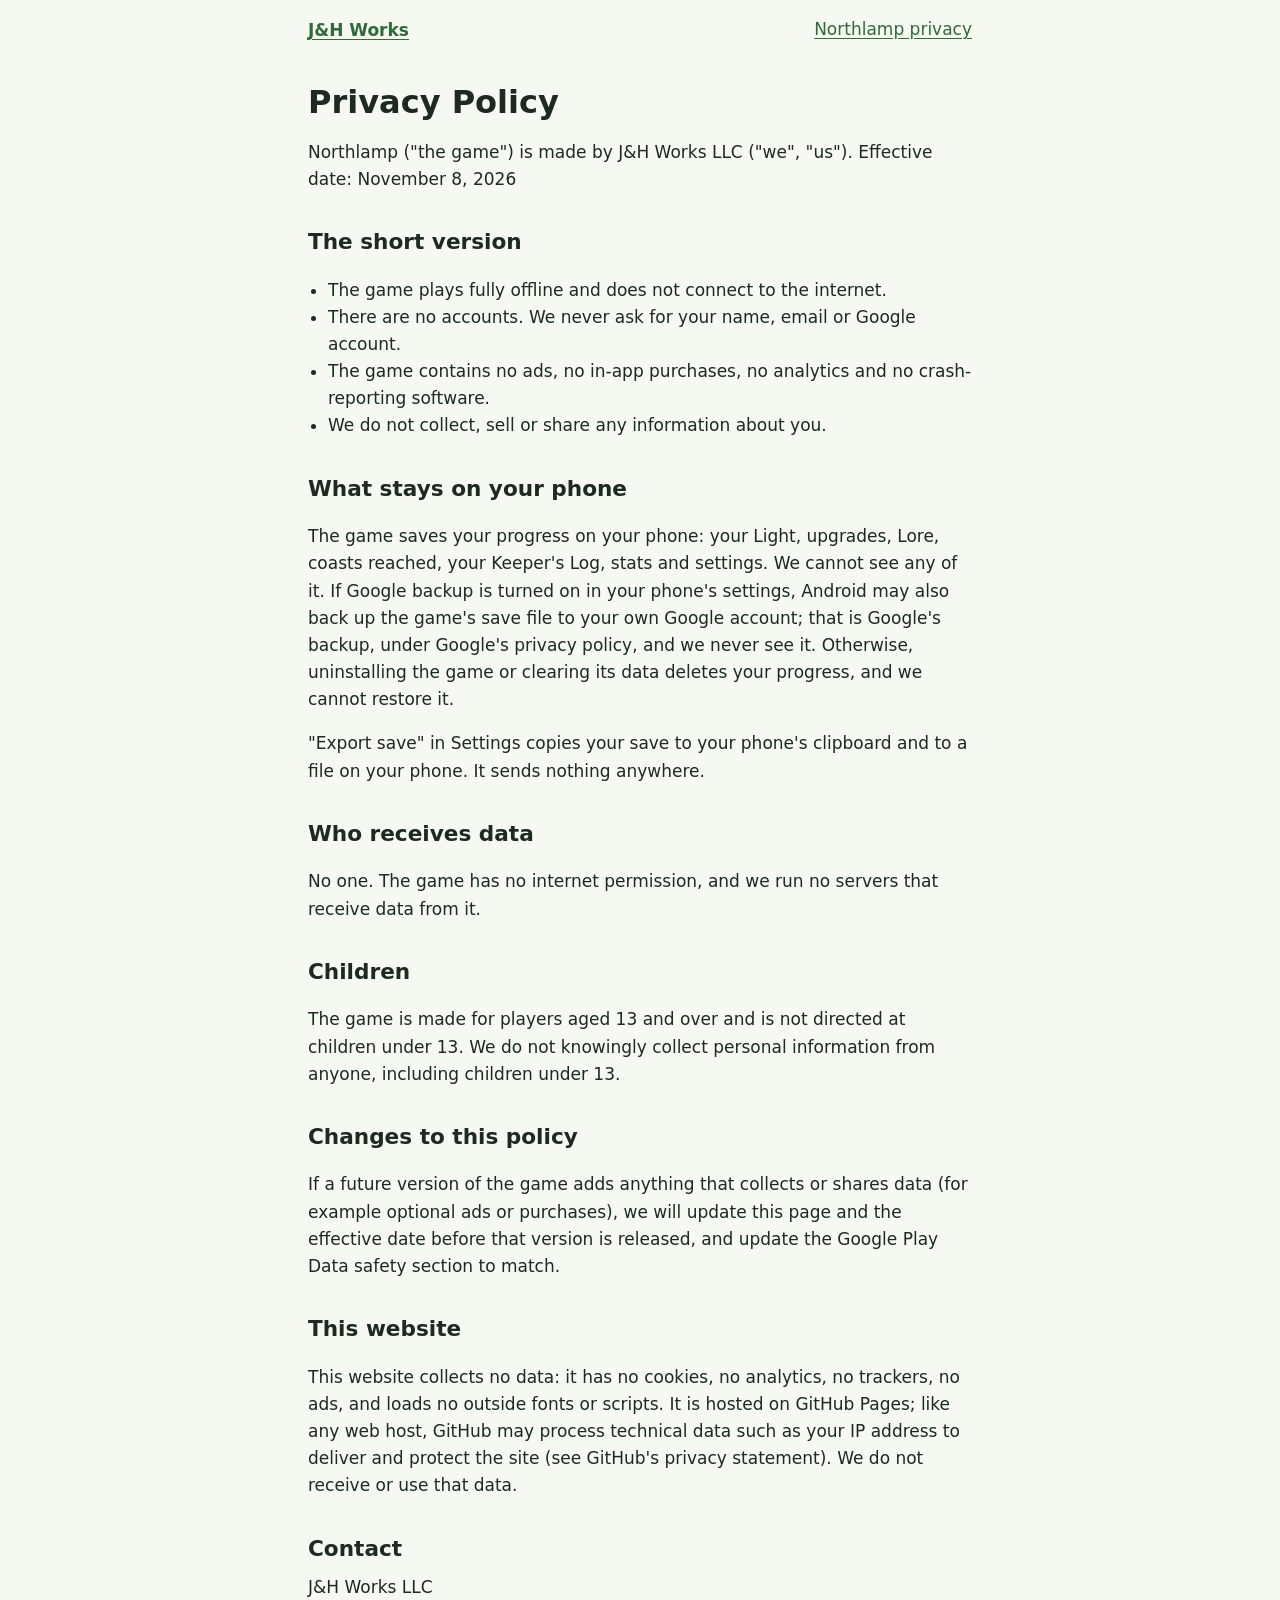
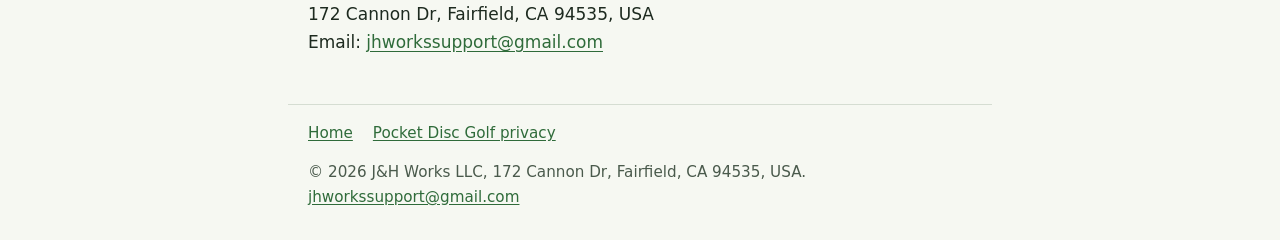
<file: northlamp/privacy/index.html>
<!doctype html>
<html lang="en">
<head>
<meta charset="utf-8">
<meta name="viewport" content="width=device-width, initial-scale=1">
<title>Privacy Policy | Northlamp</title>
<meta name="description" content="Privacy policy for Northlamp by J&amp;H Works LLC.">
<link rel="icon" type="image/png" href="../../assets/icon-192.png">
<link rel="stylesheet" href="../../assets/site.css">
</head>
<body>
<a class="skip" href="#main">Skip to content</a>
<header>
  <nav aria-label="Main">
    <a class="home" href="../../">J&amp;H Works</a>
    <a href="./" aria-current="page">Northlamp privacy</a>
  </nav>
</header>

<main id="main">
<!-- Northlamp 1.0.0: no ad SDK, no billing, no INTERNET permission (PLAY-KIT F1-F4, Jake 2026-11-08 scope).
     Source: Lighthouse Keeper docs/launch/privacy-draft.md "no-ads/no-IAP" version. Published by Phone PM 2026-11-08.
     UPDATE THIS PAGE (and Data safety) BEFORE any version with ads or purchases (planned 1.1) ships. -->
<h1>Privacy Policy</h1>
<p>Northlamp ("the game") is made by J&amp;H Works LLC ("we", "us"). Effective date: November 8, 2026</p>

<h2>The short version</h2>
<ul>
<li>The game plays fully offline and does not connect to the internet.</li>
<li>There are no accounts. We never ask for your name, email or Google account.</li>
<li>The game contains no ads, no in-app purchases, no analytics and no crash-reporting software.</li>
<li>We do not collect, sell or share any information about you.</li>
</ul>

<h2>What stays on your phone</h2>
<p>The game saves your progress on your phone: your Light, upgrades, Lore, coasts reached, your Keeper's Log, stats and settings. We cannot see any of it. If Google backup is turned on in your phone's settings, Android may also back up the game's save file to your own Google account; that is Google's backup, under Google's privacy policy, and we never see it. Otherwise, uninstalling the game or clearing its data deletes your progress, and we cannot restore it.</p>
<p>"Export save" in Settings copies your save to your phone's clipboard and to a file on your phone. It sends nothing anywhere.</p>

<h2>Who receives data</h2>
<p>No one. The game has no internet permission, and we run no servers that receive data from it.</p>

<h2>Children</h2>
<p>The game is made for players aged 13 and over and is not directed at children under 13. We do not knowingly collect personal information from anyone, including children under 13.</p>

<h2>Changes to this policy</h2>
<p>If a future version of the game adds anything that collects or shares data (for example optional ads or purchases), we will update this page and the effective date before that version is released, and update the Google Play Data safety section to match.</p>

<h2>This website</h2>
<p>This website collects no data: it has no cookies, no analytics, no trackers, no ads, and loads no outside fonts or
scripts. It is hosted on GitHub Pages; like any web host, GitHub may process technical data such as your IP address
to deliver and protect the site (see GitHub's privacy statement). We do not receive or use that data.</p>

<h2>Contact</h2>
<address>
  J&amp;H Works LLC<br>
  172 Cannon Dr, Fairfield, CA 94535, USA<br>
  Email: <a href="mailto:jhworkssupport@gmail.com">jhworkssupport@gmail.com</a>
</address>
</main>

<footer>
  <nav aria-label="Footer">
    <a href="../../">Home</a>
    <a href="../../privacy/">Pocket Disc Golf privacy</a>
  </nav>
  <p>&copy; 2026 J&amp;H Works LLC, 172 Cannon Dr, Fairfield, CA 94535, USA. <a href="mailto:jhworkssupport@gmail.com">jhworkssupport@gmail.com</a></p>
</footer>
</body>
</html>
</file>
<file: assets/site.css>
/* Pocket Disc Golf website. One small stylesheet, system fonts only, no external requests. */
:root {
  --bg: #f6f8f2;
  --text: #1d2a1f;
  --muted: #4a5a4c;
  --accent: #2f6b3a;
  --accent-dark: #1f4a28;
  --card: #ffffff;
  --line: #d5ddd2;
  --todo-bg: #fff4d6;
  --todo-line: #b07a00;
}
@media (prefers-color-scheme: dark) {
  :root {
    --bg: #121a14;
    --text: #e7efe6;
    --muted: #b4c3b4;
    --accent: #8fd19a;
    --accent-dark: #b5e6bc;
    --card: #1b261d;
    --line: #34463a;
    --todo-bg: #3a2f10;
    --todo-line: #e0b54a;
  }
}
* { box-sizing: border-box; }
html { -webkit-text-size-adjust: 100%; }
body {
  margin: 0;
  background: var(--bg);
  color: var(--text);
  font: 1.0625rem/1.6 system-ui, -apple-system, "Segoe UI", Roboto, "Helvetica Neue", Arial, sans-serif;
}
.skip {
  position: absolute; left: -999px; top: 0;
  background: var(--accent); color: #fff; padding: .5rem 1rem;
}
.skip:focus { left: 0; z-index: 10; }
header, main, footer { max-width: 44rem; margin: 0 auto; padding: 1rem 1.25rem; }
header nav { display: flex; flex-wrap: wrap; gap: .25rem 1.25rem; align-items: center; }
header nav a.home { font-weight: 700; margin-right: auto; display: inline-block; line-height: 0; }
header nav a.home img { display: block; height: 48px; width: auto; }
a { color: var(--accent); text-underline-offset: .15em; }
a:hover { color: var(--accent-dark); }
a:focus-visible, .button:focus-visible { outline: 3px solid var(--accent); outline-offset: 3px; border-radius: 4px; }
h1 { font-size: 2rem; line-height: 1.2; margin: .5rem 0; }
h2 { font-size: 1.35rem; margin: 2rem 0 .5rem; }
h3 { font-size: 1.1rem; margin: 1.5rem 0 .25rem; }
.hero { text-align: center; padding-top: 1rem; }
.hero img { width: 160px; height: 160px; border-radius: 22%; box-shadow: 0 4px 18px rgba(0,0,0,.18); }
.tagline { font-size: 1.3rem; font-weight: 700; color: var(--accent); margin: .25rem 0 1rem; }
.button {
  display: inline-block; background: var(--accent); color: #fff; text-decoration: none;
  padding: .8rem 1.4rem; border-radius: 999px; font-weight: 700; min-height: 48px;
}
@media (prefers-color-scheme: dark) { .button { color: #0d1a10; } }
.button:hover { background: var(--accent-dark); color: #fff; }
.card { background: var(--card); border: 1px solid var(--line); border-radius: 12px; padding: 1rem 1.25rem; margin: 1.25rem 0; }
.todo { background: var(--todo-bg); border-left: 4px solid var(--todo-line); padding: .5rem .75rem; font-size: .95rem; }
ul { padding-left: 1.25rem; }
address { font-style: normal; }
.table-wrap { overflow-x: auto; }
table { border-collapse: collapse; width: 100%; margin: .75rem 0; font-size: .95rem; }
th, td { border: 1px solid var(--line); padding: .45rem .6rem; text-align: left; vertical-align: top; }
th { background: var(--card); }
caption { text-align: left; font-weight: 700; padding-bottom: .25rem; }
.muted, footer { color: var(--muted); font-size: .95rem; }
footer { border-top: 1px solid var(--line); margin-top: 2rem; }
footer nav { display: flex; flex-wrap: wrap; gap: .25rem 1.25rem; }
</file>
